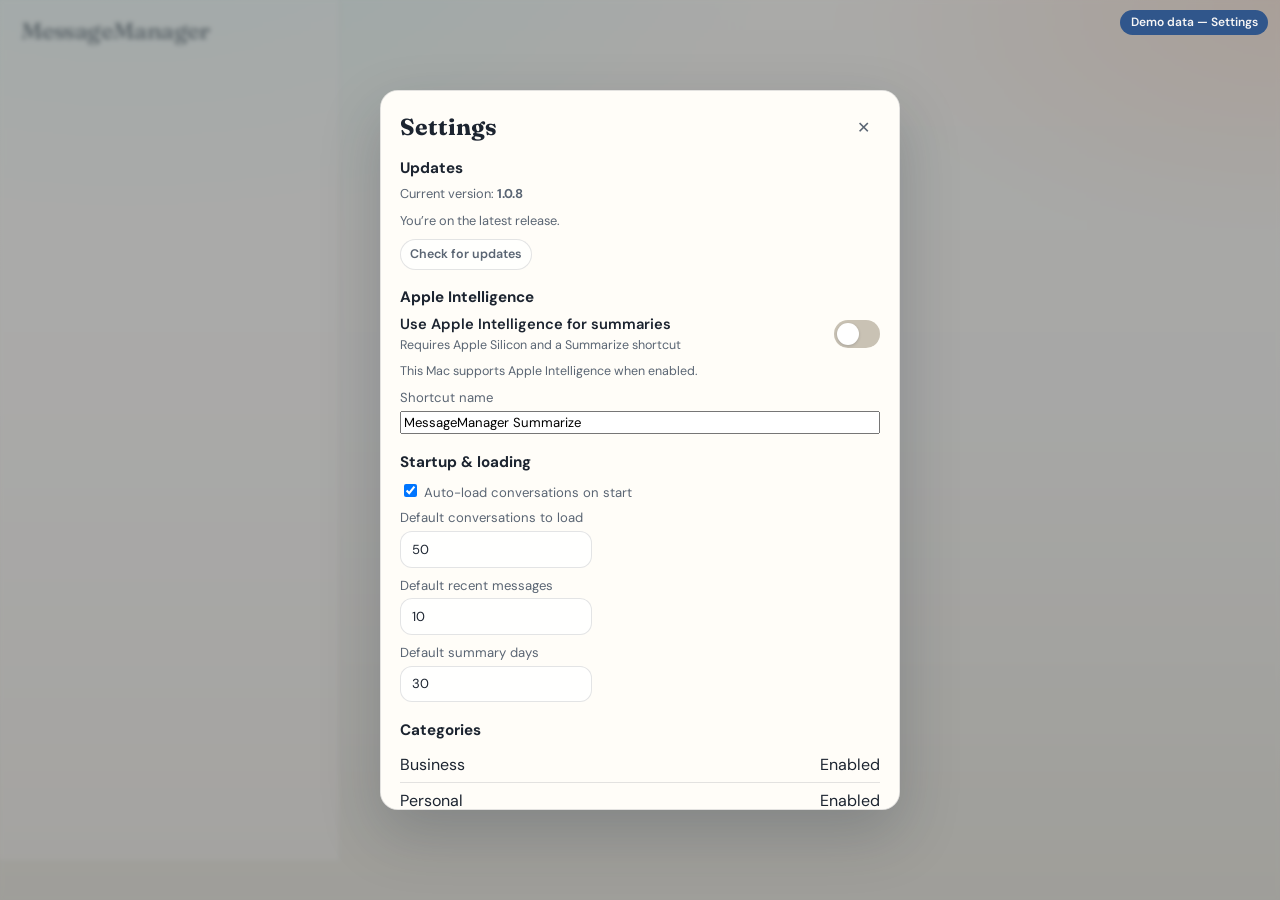
<file: docs/demo-settings.html>
<!DOCTYPE html>
<html lang="en">
<head>
<meta charset="UTF-8" />
<meta name="viewport" content="width=device-width, initial-scale=1" />
<title>MessageManager — Settings Demo</title>
<link href="https://fonts.googleapis.com/css2?family=DM+Sans:wght@400;500;600;700&family=Fraunces:opsz,wght@9..144,500;9..144,650&display=swap" rel="stylesheet" />
<link rel="stylesheet" href="../static/styles.css" />
<style>
body { min-height: 900px; }
.app { height: 860px; filter: blur(1px); opacity: 0.45; pointer-events: none; }
.settings-modal { display: flex !important; }
.demo-badge {
  position: fixed; top: 10px; right: 12px; z-index: 200;
  background: #234e8a; color: white; font: 600 12px/1 "DM Sans", sans-serif;
  padding: 0.4rem 0.65rem; border-radius: 999px; opacity: 0.9;
}
.settings-panel { max-height: 80vh; overflow: auto; }
.ai-toggle-row { display:flex; justify-content:space-between; gap:1rem; align-items:center; }
.switch { position:relative; width:46px; height:28px; display:inline-block; }
.switch input { opacity:0; width:0; height:0; }
.switch .slider {
  position:absolute; inset:0; background:#c9c2b4; border-radius:999px;
}
.switch .slider:before {
  content:""; position:absolute; width:22px; height:22px; left:3px; top:3px;
  background:white; border-radius:50%;
}
.switch input:checked + .slider { background: #234e8a; }
.switch input:checked + .slider:before { transform: translateX(18px); }
.cat-row { display:flex; justify-content:space-between; gap:0.75rem; padding:0.45rem 0; border-bottom:1px solid var(--line); }
</style>
</head>
<body>
<div class="demo-badge">Demo data — Settings</div>
<div class="app">
  <aside class="sidebar"><header class="brand"><h1>MessageManager</h1></header></aside>
  <main class="main"></main>
</div>
<div class="settings-modal" role="dialog" aria-modal="true">
  <div class="settings-backdrop"></div>
  <div class="settings-panel">
    <header class="settings-head">
      <h2>Settings</h2>
      <button type="button" class="icon-btn" aria-label="Close">✕</button>
    </header>
    <form class="settings-form">
      <section class="settings-section">
        <h3>Updates</h3>
        <p class="settings-help">Current version: <strong>1.0.8</strong></p>
        <p class="settings-help">You’re on the latest release.</p>
        <div class="permissions-actions">
          <button type="button" class="settings-cancel">Check for updates</button>
        </div>
      </section>
      <section class="settings-section">
        <h3>Apple Intelligence</h3>
        <div class="ai-toggle-row">
          <div>
            <p class="ai-toggle-title">Use Apple Intelligence for summaries</p>
            <p class="ai-toggle-sub">Requires Apple Silicon and a Summarize shortcut</p>
          </div>
          <label class="switch">
            <input type="checkbox" />
            <span class="slider"></span>
          </label>
        </div>
        <p class="ai-status">This Mac supports Apple Intelligence when enabled.</p>
        <label class="settings-field">
          <span>Shortcut name</span>
          <input type="text" value="MessageManager Summarize" readonly />
        </label>
      </section>
      <section class="settings-section">
        <h3>Startup &amp; loading</h3>
        <label class="settings-field"><span><input type="checkbox" checked /> Auto-load conversations on start</span></label>
        <label class="settings-field"><span>Default conversations to load</span><input type="number" value="50" readonly /></label>
        <label class="settings-field"><span>Default recent messages</span><input type="number" value="10" readonly /></label>
        <label class="settings-field"><span>Default summary days</span><input type="number" value="30" readonly /></label>
      </section>
      <section class="settings-section">
        <h3>Categories</h3>
        <div class="cat-row"><span>Business</span><span>Enabled</span></div>
        <div class="cat-row"><span>Personal</span><span>Enabled</span></div>
        <div class="cat-row"><span>Ignore</span><span>Enabled · hide from All</span></div>
        <div class="cat-row"><span>Vendors (custom)</span><span>Enabled</span></div>
      </section>
      <div class="settings-actions">
        <button type="button" class="settings-cancel">Cancel</button>
        <button type="button" class="primary">Save</button>
      </div>
    </form>
  </div>
</div>
</body>
</html>
</file>
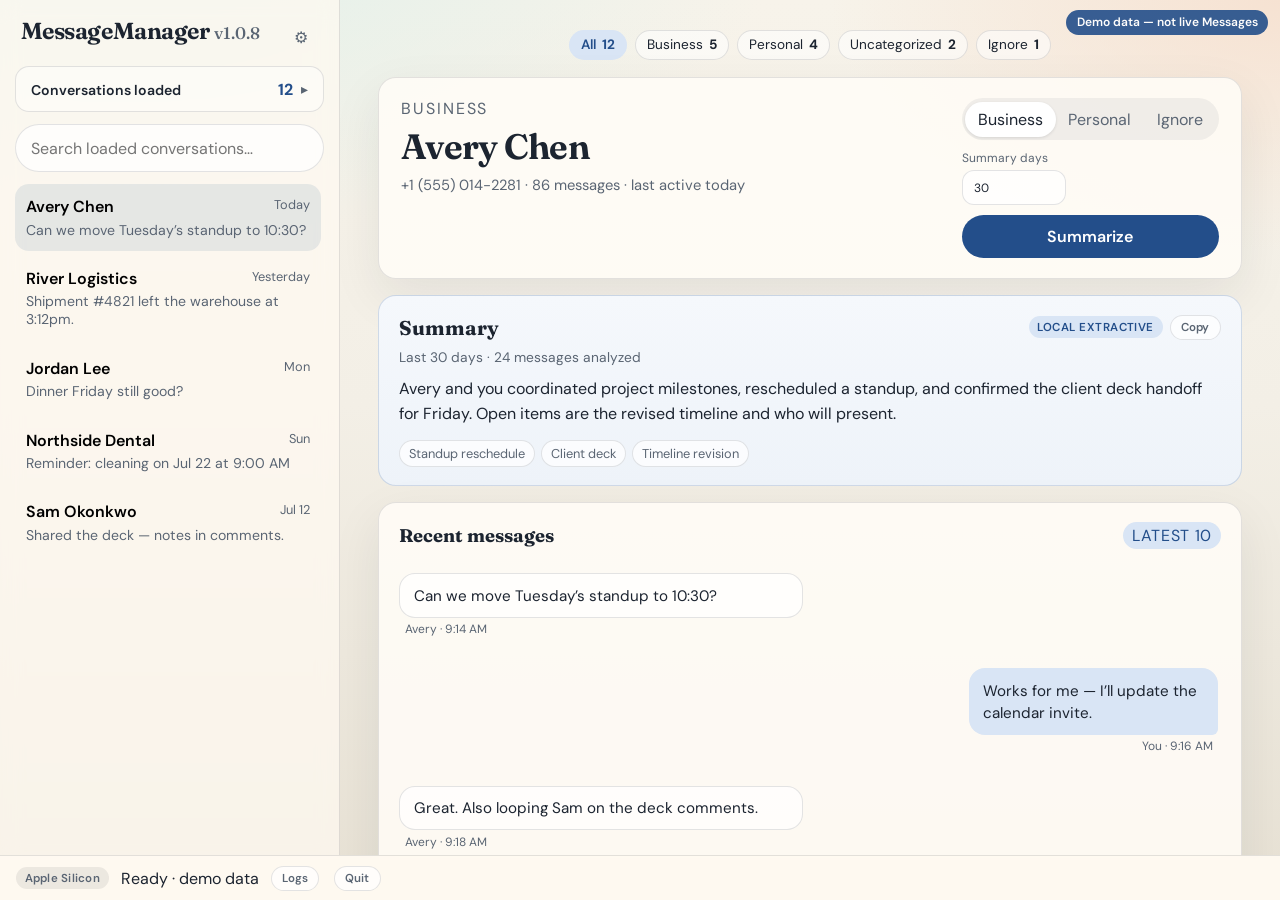
<file: docs/demo.html>
<!DOCTYPE html>
<html lang="en">
<head>
<meta charset="UTF-8" />
<meta name="viewport" content="width=device-width, initial-scale=1" />
<title>MessageManager — Demo Screenshots</title>
<link rel="preconnect" href="https://fonts.googleapis.com" />
<link rel="preconnect" href="https://fonts.gstatic.com" crossorigin />
<link href="https://fonts.googleapis.com/css2?family=DM+Sans:ital,opsz,wght@0,9..40,400;0,9..40,500;0,9..40,600;0,9..40,700&family=Fraunces:opsz,wght@9..144,500;9..144,650&display=swap" rel="stylesheet" />
<style>
:root {
  --ink: #1c2430;
  --ink-soft: #5a6573;
  --paper: #f3efe6;
  --paper-2: #ebe4d6;
  --panel: rgba(255, 252, 246, 0.88);
  --line: rgba(28, 36, 48, 0.12);
  --business: #0f5c4c;
  --business-soft: #d7ebe5;
  --personal: #8a3b12;
  --personal-soft: #f3dfd0;
  --accent: #234e8a;
  --accent-soft: #d9e5f5;
  --shadow: 0 18px 50px rgba(28, 36, 48, 0.08);
  --radius: 18px;
  --font: "DM Sans", sans-serif;
  --display: "Fraunces", Georgia, serif;
}

* {
  box-sizing: border-box;
}

html,
body {
  margin: 0;
  min-height: 100%;
  color: var(--ink);
  font-family: var(--font);
  background:
    radial-gradient(1200px 600px at 10% -10%, #dff0ea 0%, transparent 55%),
    radial-gradient(900px 500px at 100% 0%, #f6e2d2 0%, transparent 50%),
    linear-gradient(180deg, #f7f3ea 0%, var(--paper) 45%, #e7e1d4 100%);
}

body {
  min-height: 100vh;
}

button,
input {
  font: inherit;
}

.app {
  display: grid;
  grid-template-columns: minmax(280px, 340px) 1fr;
  height: calc(100vh - 44px);
  min-height: 0;
  padding-bottom: 0;
  overflow: hidden;
}

.sidebar {
  display: flex;
  flex-direction: column;
  gap: 0.75rem;
  min-height: 0;
  height: 100%;
  overflow: hidden;
  padding: 1rem 0.95rem 0.9rem;
  border-right: 1px solid var(--line);
  background: rgba(255, 250, 242, 0.72);
  backdrop-filter: blur(10px);
}

.brand {
  padding: 0.15rem 0.35rem 0;
}

.brand-row {
  display: flex;
  align-items: flex-start;
  justify-content: space-between;
  gap: 0.5rem;
}

.icon-btn {
  flex: 0 0 auto;
  display: inline-flex;
  align-items: center;
  justify-content: center;
  width: 2.1rem;
  height: 2.1rem;
  margin-top: 0.15rem;
  border: 1px solid transparent;
  border-radius: 10px;
  background: transparent;
  color: var(--ink-soft);
  cursor: pointer;
}

.icon-btn:hover {
  color: var(--ink);
  background: rgba(255, 255, 255, 0.7);
  border-color: var(--line);
}

.brand-mark {
  margin: 0 0 0.2rem;
  font-size: 0.68rem;
  letter-spacing: 0.14em;
  text-transform: uppercase;
  color: var(--ink-soft);
}

.brand h1 {
  margin: 0;
  font-family: var(--display);
  font-size: 1.45rem;
  font-weight: 650;
  line-height: 1.1;
  letter-spacing: -0.02em;
}

.brand-version {
  font-size: 0.72em;
  font-weight: 500;
  color: var(--ink-soft);
  letter-spacing: 0;
}

.load-card {
  padding: 0;
  border-radius: 14px;
  border: 1px solid var(--line);
  background: rgba(255, 255, 255, 0.62);
  display: flex;
  flex-direction: column;
  flex: 0 0 auto;
}

.load-card-toggle {
  display: flex;
  width: 100%;
  align-items: center;
  justify-content: space-between;
  gap: 0.5rem;
  padding: 0.7rem 0.85rem;
  border: 0;
  background: transparent;
  cursor: pointer;
  color: inherit;
  text-align: left;
}

.load-card-toggle-label {
  display: flex;
  align-items: baseline;
  justify-content: space-between;
  gap: 0.75rem;
  flex: 1;
  min-width: 0;
}

.load-card-chevron {
  color: var(--ink-soft);
  font-size: 0.85rem;
  transition: transform 140ms ease;
}

.load-card.collapsed .load-card-chevron {
  transform: rotate(-90deg);
}

.load-card-body {
  display: flex;
  flex-direction: column;
  gap: 0.55rem;
  padding: 0 0.85rem 0.85rem;
}

.load-card.collapsed .load-card-body {
  display: none;
}

.load-title {
  margin: 0;
  font-weight: 600;
  font-size: 0.88rem;
}

.load-value {
  font-weight: 700;
  font-variant-numeric: tabular-nums;
  color: var(--accent);
}

.thread-limit-slider {
  width: 100%;
  accent-color: var(--accent);
}

.load-card-meta {
  display: flex;
  justify-content: space-between;
  gap: 0.5rem;
  color: var(--ink-soft);
  font-size: 0.72rem;
}

.load-btn {
  width: 100%;
}

.load-btn:disabled {
  opacity: 0.55;
  cursor: wait;
}

.load-mode-toggle {
  display: grid;
  grid-template-columns: 1fr 1fr;
  gap: 0.3rem;
  padding: 0.2rem;
  border-radius: 999px;
  background: rgba(28, 36, 48, 0.06);
}

.load-mode-btn {
  border: 0;
  border-radius: 999px;
  padding: 0.4rem 0.55rem;
  background: transparent;
  color: var(--ink-soft);
  font-size: 0.78rem;
  font-weight: 600;
  cursor: pointer;
}

.load-mode-btn.active {
  background: white;
  color: var(--ink);
  box-shadow: 0 1px 3px rgba(28, 36, 48, 0.12);
}

.load-mode-panel.hidden,
.hidden {
  display: none !important;
}

.load-activity-row {
  display: grid;
  grid-template-columns: 1.2fr 1fr;
  gap: 0.55rem;
}

.load-activity-row select,
.settings-field select,
.custom-cat-add input,
#setting-ai-shortcut {
  width: 100%;
  padding: 0.55rem 0.7rem;
  border: 1px solid var(--line);
  border-radius: 12px;
  background: rgba(255, 255, 255, 0.85);
  color: var(--ink);
}

.settings-mode-toggle {
  margin: 0.65rem 0 0.35rem;
}

.custom-cat-add {
  display: grid;
  grid-template-columns: 1fr auto;
  gap: 0.45rem;
  margin-top: 0.75rem;
}

.custom-cat-list {
  display: flex;
  flex-direction: column;
  gap: 0.35rem;
  margin-top: 0.55rem;
}

.custom-cat-row {
  display: flex;
  align-items: center;
  justify-content: space-between;
  gap: 0.5rem;
  padding: 0.4rem 0.55rem;
  border-radius: 10px;
  background: rgba(28, 36, 48, 0.04);
  font-size: 0.85rem;
}

.custom-cat-row button {
  border: 0;
  background: transparent;
  color: var(--ink-soft);
  cursor: pointer;
  font-size: 0.78rem;
  font-weight: 600;
}

.custom-cat-row button:hover {
  color: #8a3b12;
}

.search-wrap input {
  width: 100%;
  padding: 0.8rem 0.95rem;
  border: 1px solid var(--line);
  border-radius: 999px;
  background: rgba(255, 255, 255, 0.7);
  outline: none;
}

.search-wrap input:focus {
  border-color: rgba(35, 78, 138, 0.45);
  box-shadow: 0 0 0 3px rgba(35, 78, 138, 0.12);
}

.category-summary {
  display: flex;
  flex-wrap: wrap;
  justify-content: center;
  gap: 0.45rem;
  margin: 0 auto 1.1rem;
  max-width: 920px;
}

.filter {
  display: inline-flex;
  align-items: center;
  justify-content: center;
  gap: 0.45rem;
  padding: 0.55rem 0.95rem;
  border: 1px solid transparent;
  border-radius: 999px;
  background: rgba(255, 255, 255, 0.55);
  color: var(--ink-soft);
  cursor: pointer;
  font-size: 0.88rem;
  font-weight: 600;
}

.filter span {
  color: inherit;
  opacity: 0.8;
  font-variant-numeric: tabular-nums;
}

.filter:hover,
.filter.active {
  background: rgba(255, 255, 255, 0.92);
  border-color: var(--line);
  color: var(--ink);
  box-shadow: 0 4px 14px rgba(28, 36, 48, 0.06);
}

.ai-toggle-card {
  padding: 0.85rem 0.95rem;
  border-radius: 14px;
  border: 1px solid var(--line);
  background: rgba(255, 255, 255, 0.62);
  flex: 0 0 auto;
}

.ai-toggle-card.compact {
  padding: 0.55rem 0.75rem;
}

.ai-toggle-card.compact .ai-status {
  margin-top: 0.4rem;
  font-size: 0.72rem;
}

.ai-toggle-row {
  display: flex;
  justify-content: space-between;
  align-items: center;
  gap: 0.75rem;
}

.ai-toggle-title {
  margin: 0;
  font-weight: 600;
  font-size: 0.92rem;
}

.ai-toggle-sub {
  margin: 0.15rem 0 0;
  color: var(--ink-soft);
  font-size: 0.78rem;
}

.ai-status {
  margin: 0.65rem 0 0;
  color: var(--ink-soft);
  font-size: 0.78rem;
  line-height: 1.4;
}

.ai-status.ready {
  color: var(--business);
}

.ai-status.warn {
  color: #8a3b12;
}

.switch {
  position: relative;
  display: inline-block;
  width: 46px;
  height: 28px;
  flex: 0 0 auto;
}

.switch input {
  opacity: 0;
  width: 0;
  height: 0;
}

.slider {
  position: absolute;
  inset: 0;
  cursor: pointer;
  background: rgba(28, 36, 48, 0.18);
  border-radius: 999px;
  transition: background 140ms ease;
}

.slider::before {
  content: "";
  position: absolute;
  width: 22px;
  height: 22px;
  left: 3px;
  top: 3px;
  background: white;
  border-radius: 50%;
  box-shadow: 0 1px 3px rgba(28, 36, 48, 0.2);
  transition: transform 140ms ease;
}

.switch input:checked + .slider {
  background: var(--accent);
}

.switch input:checked + .slider::before {
  transform: translateX(18px);
}

.switch input:disabled + .slider {
  opacity: 0.55;
  cursor: not-allowed;
}

.sr-only {
  position: absolute;
  width: 1px;
  height: 1px;
  padding: 0;
  margin: -1px;
  overflow: hidden;
  clip: rect(0, 0, 0, 0);
  border: 0;
}

.access-banner {
  padding: 0.85rem 0.95rem;
  border-radius: 14px;
  background: #f8e7cf;
  border: 1px solid rgba(138, 59, 18, 0.2);
  color: #5c3114;
  font-size: 0.88rem;
  line-height: 1.4;
}

.permissions-card {
  padding: 0.85rem 0.9rem;
  border-radius: 14px;
  border: 1px solid rgba(138, 59, 18, 0.22);
  background: #fff4e8;
  display: flex;
  flex-direction: column;
  gap: 0.55rem;
}

.permissions-title {
  margin: 0;
  font-weight: 700;
  font-size: 0.9rem;
  color: #5c3114;
}

.permissions-text {
  margin: 0;
  color: #5c3114;
  font-size: 0.8rem;
  line-height: 1.4;
}

.permissions-actions {
  display: flex;
  flex-wrap: wrap;
  gap: 0.45rem;
}

.update-banner {
  display: flex;
  align-items: center;
  justify-content: space-between;
  gap: 0.5rem;
  padding: 0.55rem 0.7rem;
  border-radius: 12px;
  border: 1px solid rgba(35, 78, 138, 0.25);
  background: var(--accent-soft);
  color: var(--accent);
  font-size: 0.78rem;
  font-weight: 600;
}

.access-banner.hidden,
.hidden {
  display: none !important;
}

.thread-list {
  flex: 1 1 auto;
  min-height: 0;
  overflow-y: auto;
  overflow-x: hidden;
  display: flex;
  flex-direction: column;
  gap: 0.35rem;
  padding-right: 0.15rem;
}

.thread-item {
  width: 100%;
  text-align: left;
  padding: 0.85rem 0.9rem;
  border: 1px solid transparent;
  border-radius: 14px;
  background: transparent;
  cursor: pointer;
  transition: background 140ms ease, border-color 140ms ease;
}

.thread-item:hover,
.thread-item.active {
  background: rgba(255, 255, 255, 0.78);
  border-color: var(--line);
}

.thread-item .top {
  display: flex;
  justify-content: space-between;
  gap: 0.75rem;
  align-items: baseline;
}

.thread-item .name {
  font-weight: 600;
  font-size: 0.98rem;
}

.thread-item .when {
  color: var(--ink-soft);
  font-size: 0.78rem;
  white-space: nowrap;
}

.thread-item .preview {
  margin: 0.35rem 0 0;
  color: var(--ink-soft);
  font-size: 0.86rem;
  line-height: 1.35;
  display: -webkit-box;
  -webkit-line-clamp: 2;
  -webkit-box-orient: vertical;
  overflow: hidden;
}

.badge {
  display: inline-block;
  margin-top: 0.45rem;
  padding: 0.15rem 0.5rem;
  border-radius: 999px;
  font-size: 0.7rem;
  font-weight: 600;
  letter-spacing: 0.02em;
  text-transform: uppercase;
}

.badge.business {
  background: var(--business-soft);
  color: var(--business);
}

.badge.personal {
  background: var(--personal-soft);
  color: var(--personal);
}

.badge.uncategorized {
  background: rgba(28, 36, 48, 0.08);
  color: var(--ink-soft);
}

.badge.ignore {
  background: rgba(90, 101, 115, 0.16);
  color: #4a5562;
}

.main {
  display: flex;
  flex-direction: column;
  padding: 1rem clamp(1rem, 3vw, 2.5rem) 1.5rem;
  min-width: 0;
  min-height: 0;
  overflow: auto;
}

.empty-state {
  max-width: 34rem;
  margin: 12vh auto 0;
  text-align: center;
}

.empty-state h2 {
  margin: 0;
  font-family: var(--display);
  font-size: 2.2rem;
  font-weight: 650;
}

.empty-state p {
  margin: 0.75rem 0 0;
  color: var(--ink-soft);
  font-size: 1.05rem;
}

.thread-view {
  display: flex;
  flex-direction: column;
  gap: 1rem;
  max-width: 920px;
  margin: 0 auto;
}

.thread-header {
  display: flex;
  justify-content: space-between;
  gap: 1rem;
  align-items: flex-start;
  padding: 1.25rem 1.35rem;
  border: 1px solid var(--line);
  border-radius: var(--radius);
  background: var(--panel);
  box-shadow: var(--shadow);
}

.eyebrow,
.category-label {
  margin: 0 0 0.35rem;
  font-size: 0.75rem;
  letter-spacing: 0.12em;
  text-transform: uppercase;
  color: var(--ink-soft);
}

button.category-label {
  display: inline-block;
  border: 0;
  background: transparent;
  padding: 0;
  font: inherit;
  letter-spacing: 0.12em;
  text-transform: uppercase;
  color: var(--ink-soft);
  cursor: default;
}

button.category-label.clickable {
  cursor: pointer;
  text-decoration: underline;
  text-decoration-style: dotted;
  text-underline-offset: 0.2em;
}

button.category-label.clickable:hover {
  color: var(--accent);
}

.badge.clickable {
  cursor: pointer;
  text-decoration: underline;
  text-decoration-style: dotted;
  text-underline-offset: 0.15em;
}

.badge.clickable:hover {
  filter: brightness(0.96);
}

.category-flyout {
  position: fixed;
  z-index: 40;
  display: flex;
  flex-wrap: wrap;
  gap: 0.35rem;
  padding: 0.35rem;
  border-radius: 16px;
  border: 1px solid var(--line);
  background: var(--panel);
  box-shadow: 0 10px 28px rgba(28, 36, 48, 0.16);
  max-width: min(92vw, 280px);
}

.category-flyout.hidden {
  display: none;
}

.category-flyout button {
  border: 0;
  border-radius: 999px;
  padding: 0.4rem 0.75rem;
  background: rgba(28, 36, 48, 0.06);
  color: var(--ink);
  font-size: 0.75rem;
  font-weight: 600;
  cursor: pointer;
}

.category-flyout button:hover {
  background: var(--accent-soft);
  color: var(--accent);
}

.thread-header h2 {
  margin: 0;
  font-family: var(--display);
  font-size: clamp(1.6rem, 3vw, 2.2rem);
  font-weight: 650;
  letter-spacing: -0.02em;
}

.meta {
  margin: 0.45rem 0 0;
  color: var(--ink-soft);
  font-size: 0.92rem;
}

.actions {
  display: flex;
  flex-direction: column;
  gap: 0.6rem;
  align-items: stretch;
}

.segmented {
  display: inline-flex;
  padding: 0.2rem;
  border-radius: 999px;
  background: rgba(28, 36, 48, 0.06);
}

.segmented button {
  border: 0;
  background: transparent;
  padding: 0.45rem 0.8rem;
  border-radius: 999px;
  color: var(--ink-soft);
  cursor: pointer;
}

.segmented button.active {
  background: white;
  color: var(--ink);
  box-shadow: 0 1px 3px rgba(28, 36, 48, 0.12);
}

.days-field {
  display: flex;
  flex-direction: column;
  gap: 0.25rem;
  font-size: 0.75rem;
  color: var(--ink-soft);
}

.days-field input {
  width: 6.5rem;
  padding: 0.55rem 0.7rem;
  border: 1px solid var(--line);
  border-radius: 12px;
  background: rgba(255, 255, 255, 0.75);
  color: var(--ink);
}

.messages-panel {
  padding: 1.15rem 1.25rem;
  border-radius: var(--radius);
  border: 1px solid var(--line);
  background: var(--panel);
  box-shadow: var(--shadow);
  min-height: 12rem;
}

.messages-head {
  display: flex;
  justify-content: space-between;
  align-items: center;
  gap: 1rem;
  margin-bottom: 0.85rem;
}

.messages-head h3 {
  margin: 0;
  font-family: var(--display);
  font-size: 1.15rem;
}

button.messages-count-btn {
  border: 0;
  cursor: pointer;
  font: inherit;
}

button.messages-count-btn:hover {
  filter: brightness(0.97);
}

button.messages-count-btn:disabled {
  cursor: default;
  opacity: 0.7;
}

.messages-load-flyout {
  position: fixed;
  z-index: 40;
  display: flex;
  flex-direction: column;
  gap: 0.25rem;
  padding: 0.35rem;
  border-radius: 14px;
  border: 1px solid var(--line);
  background: var(--panel);
  box-shadow: 0 10px 28px rgba(28, 36, 48, 0.16);
  min-width: 10.5rem;
}

.messages-load-flyout.hidden {
  display: none;
}

.messages-load-flyout button {
  border: 0;
  border-radius: 10px;
  padding: 0.5rem 0.75rem;
  background: transparent;
  color: var(--ink);
  font-size: 0.82rem;
  font-weight: 600;
  cursor: pointer;
  text-align: left;
}

.messages-load-flyout button:hover {
  background: var(--accent-soft);
  color: var(--accent);
}

.settings-modal {
  position: fixed;
  inset: 0;
  z-index: 50;
  display: flex;
  align-items: center;
  justify-content: center;
  padding: 1.25rem;
}

.settings-modal.hidden {
  display: none;
}

.settings-backdrop {
  position: absolute;
  inset: 0;
  background: rgba(28, 36, 48, 0.35);
  backdrop-filter: blur(2px);
}

.settings-panel {
  position: relative;
  z-index: 1;
  width: min(520px, 100%);
  max-height: min(86vh, 760px);
  overflow: auto;
  border-radius: 18px;
  border: 1px solid var(--line);
  background: #fffdf8;
  box-shadow: 0 24px 60px rgba(28, 36, 48, 0.22);
  padding: 1.1rem 1.2rem 1.25rem;
}

.settings-head {
  display: flex;
  align-items: center;
  justify-content: space-between;
  gap: 0.75rem;
  margin-bottom: 0.85rem;
}

.settings-head h2 {
  margin: 0;
  font-family: var(--display);
  font-size: 1.45rem;
}

.settings-form {
  display: flex;
  flex-direction: column;
  gap: 1.1rem;
}

.settings-section h3 {
  margin: 0 0 0.45rem;
  font-size: 0.95rem;
}

.settings-help {
  margin: 0 0 0.55rem;
  color: var(--ink-soft);
  font-size: 0.8rem;
  line-height: 1.4;
}

.settings-field {
  display: flex;
  flex-direction: column;
  gap: 0.3rem;
  margin-top: 0.55rem;
  font-size: 0.82rem;
  color: var(--ink-soft);
}

.settings-field input[type="number"] {
  width: 100%;
  max-width: 12rem;
  padding: 0.55rem 0.7rem;
  border: 1px solid var(--line);
  border-radius: 12px;
  background: rgba(255, 255, 255, 0.85);
  color: var(--ink);
}

.settings-checks {
  display: flex;
  flex-direction: column;
  gap: 0.4rem;
}

.settings-check {
  display: flex;
  align-items: center;
  gap: 0.55rem;
  font-size: 0.88rem;
  color: var(--ink);
  cursor: pointer;
}

.settings-actions {
  display: flex;
  justify-content: flex-end;
  gap: 0.55rem;
  padding-top: 0.25rem;
}

.settings-cancel {
  border: 1px solid var(--line);
  border-radius: 999px;
  padding: 0.65rem 1rem;
  background: rgba(255, 255, 255, 0.7);
  color: var(--ink-soft);
  cursor: pointer;
  font-weight: 600;
}

.settings-cancel:hover {
  color: var(--ink);
}

.messages-list {
  display: flex;
  flex-direction: column;
  gap: 0.65rem;
  max-height: min(52vh, 520px);
  overflow-y: auto;
  padding-right: 0.15rem;
}

.messages-empty {
  margin: 0;
  color: var(--ink-soft);
  line-height: 1.45;
}

.message-row {
  display: flex;
  flex-direction: column;
  gap: 0.2rem;
  max-width: min(92%, 36rem);
}

.message-row.from-me {
  align-self: flex-end;
  align-items: flex-end;
}

.message-row.from-them {
  align-self: flex-start;
  align-items: flex-start;
}

.message-meta {
  font-size: 0.72rem;
  color: var(--ink-soft);
  padding: 0 0.35rem;
}

.message-bubble {
  padding: 0.65rem 0.85rem;
  border-radius: 16px;
  line-height: 1.45;
  white-space: pre-wrap;
  word-break: break-word;
  font-size: 0.95rem;
}

.message-row.from-me .message-bubble {
  background: rgba(35, 78, 138, 0.12);
  color: var(--ink);
  border-bottom-right-radius: 6px;
}

.message-row.from-them .message-bubble {
  background: rgba(28, 36, 48, 0.06);
  color: var(--ink);
  border-bottom-left-radius: 6px;
}

.message-bubble.attachment-only {
  color: var(--ink-soft);
  font-style: italic;
}

.summary-meta {
  margin: 0 0 0.65rem;
  color: var(--ink-soft);
  font-size: 0.86rem;
}

.primary {
  border: 0;
  border-radius: 999px;
  padding: 0.7rem 1.1rem;
  background: var(--accent);
  color: white;
  font-weight: 600;
  cursor: pointer;
}

.primary:hover {
  filter: brightness(1.05);
}

.primary:disabled {
  opacity: 0.55;
  cursor: wait;
}

.summary-panel {
  padding: 1.15rem 1.25rem;
  border-radius: var(--radius);
  border: 1px solid rgba(35, 78, 138, 0.18);
  background: linear-gradient(180deg, #f5f8fc 0%, #eef3f9 100%);
}

.summary-head {
  display: flex;
  justify-content: space-between;
  align-items: center;
  gap: 1rem;
  margin-bottom: 0.55rem;
}

.summary-head h3 {
  margin: 0;
  font-family: var(--display);
  font-size: 1.25rem;
}

.summary-head-actions {
  display: flex;
  align-items: center;
  gap: 0.45rem;
}

.logs-panel {
  width: min(820px, 100%);
  max-height: min(88vh, 860px);
  display: flex;
  flex-direction: column;
}

.logs-toolbar {
  display: flex;
  flex-wrap: wrap;
  align-items: end;
  gap: 0.55rem;
  margin-bottom: 0.45rem;
}

.logs-file-field {
  display: flex;
  flex-direction: column;
  gap: 0.2rem;
  flex: 1 1 12rem;
  font-size: 0.82rem;
  color: var(--ink-soft);
}

.logs-file-field select {
  font: inherit;
  padding: 0.4rem 0.55rem;
  border-radius: 8px;
  border: 1px solid var(--line);
  background: #fff;
  color: var(--ink);
}

.logs-content {
  margin: 0;
  flex: 1 1 auto;
  min-height: 280px;
  max-height: min(58vh, 560px);
  overflow: auto;
  padding: 0.75rem 0.85rem;
  border-radius: 12px;
  border: 1px solid var(--line);
  background: #1c2430;
  color: #e8eef6;
  font-family: ui-monospace, SFMono-Regular, Menlo, Monaco, Consolas, monospace;
  font-size: 0.78rem;
  line-height: 1.45;
  white-space: pre-wrap;
  word-break: break-word;
}

.pill {
  padding: 0.2rem 0.55rem;
  border-radius: 999px;
  background: var(--accent-soft);
  color: var(--accent);
  font-size: 0.72rem;
  font-weight: 600;
  text-transform: uppercase;
  letter-spacing: 0.04em;
}

#summary-text {
  margin: 0;
  line-height: 1.55;
  font-size: 1rem;
}

.topics {
  display: flex;
  flex-wrap: wrap;
  gap: 0.4rem;
  list-style: none;
  margin: 0.85rem 0 0;
  padding: 0;
}

.topics li {
  padding: 0.25rem 0.55rem;
  border-radius: 999px;
  background: rgba(255, 255, 255, 0.75);
  border: 1px solid var(--line);
  font-size: 0.8rem;
  color: var(--ink-soft);
}

.highlights {
  margin: 0.9rem 0 0;
  padding-left: 1.2rem;
  color: var(--ink);
}

.highlights li {
  margin: 0.35rem 0;
  line-height: 1.4;
  font-size: 0.92rem;
}

.messages {
  display: flex;
  flex-direction: column;
  gap: 0.55rem;
  padding: 0.25rem 0 2rem;
}

.message {
  max-width: min(72%, 560px);
  padding: 0.75rem 0.9rem;
  border-radius: 16px;
  background: rgba(255, 252, 246, 0.9);
  border: 1px solid var(--line);
}

.message.me {
  align-self: flex-end;
  background: #e7eef8;
  border-color: rgba(35, 78, 138, 0.16);
}

.message .who {
  margin: 0 0 0.25rem;
  font-size: 0.72rem;
  font-weight: 600;
  letter-spacing: 0.04em;
  text-transform: uppercase;
  color: var(--ink-soft);
}

.message .body {
  margin: 0;
  white-space: pre-wrap;
  word-break: break-word;
  line-height: 1.45;
}

.message .time {
  margin: 0.4rem 0 0;
  font-size: 0.72rem;
  color: var(--ink-soft);
}

.loading,
.error-inline {
  padding: 1rem;
  color: var(--ink-soft);
}

.status-bar {
  position: fixed;
  left: 0;
  right: 0;
  bottom: 0;
  z-index: 40;
  border-top: 1px solid var(--line);
  background: rgba(255, 250, 242, 0.94);
  backdrop-filter: blur(10px);
}

.status-bar-inner {
  display: flex;
  align-items: center;
  gap: 0.75rem;
  min-height: 44px;
  padding: 0.45rem 1rem;
}

.status-chip {
  flex: 0 0 auto;
  padding: 0.2rem 0.55rem;
  border-radius: 999px;
  background: rgba(28, 36, 48, 0.08);
  color: var(--ink-soft);
  font-size: 0.72rem;
  font-weight: 600;
  letter-spacing: 0.02em;
}

.status-chip.silicon {
  background: var(--business-soft);
  color: var(--business);
}

.status-chip.intel {
  background: rgba(28, 36, 48, 0.1);
  color: var(--ink-soft);
}

.status-progress-wrap {
  flex: 1 1 auto;
  min-width: 120px;
  max-width: 280px;
  height: 6px;
  border-radius: 999px;
  background: rgba(28, 36, 48, 0.08);
  overflow: hidden;
}

.status-progress {
  height: 100%;
  width: 0%;
  border-radius: inherit;
  background: linear-gradient(90deg, #3a6ea8, #234e8a);
  transition: width 160ms ease;
}

.status-bar.busy .status-progress-wrap:not(.hidden) .status-progress {
  background-size: 200% 100%;
  animation: status-shimmer 1.1s linear infinite;
}

@keyframes status-shimmer {
  0% {
    filter: brightness(1);
  }
  50% {
    filter: brightness(1.15);
  }
  100% {
    filter: brightness(1);
  }
}

#status-text {
  flex: 1 1 auto;
  min-width: 0;
  color: var(--ink-soft);
  font-size: 0.82rem;
  white-space: nowrap;
  overflow: hidden;
  text-overflow: ellipsis;
}

.status-percent {
  flex: 0 0 auto;
  color: var(--ink);
  font-size: 0.78rem;
  font-weight: 600;
  font-variant-numeric: tabular-nums;
}

.status-log-btn {
  flex: 0 0 auto;
  border: 1px solid var(--line);
  background: rgba(255, 255, 255, 0.7);
  color: var(--ink-soft);
  border-radius: 999px;
  padding: 0.25rem 0.65rem;
  font-size: 0.72rem;
  font-weight: 600;
  cursor: pointer;
}

.status-log-btn:hover {
  color: var(--ink);
  border-color: rgba(35, 78, 138, 0.35);
}

.status-quit-btn {
  margin-left: 0.15rem;
}

.status-bar.busy #status-text {
  color: var(--ink);
}

@media (max-width: 900px) {
  .app {
    grid-template-columns: 1fr;
    grid-template-rows: minmax(240px, 42vh) 1fr;
    height: calc(100vh - 44px);
  }

  .sidebar {
    max-height: none;
    border-right: 0;
    border-bottom: 1px solid var(--line);
  }

  .thread-header {
    flex-direction: column;
  }

  .actions {
    width: 100%;
  }

  .message {
    max-width: 88%;
  }

  .status-progress-wrap {
    display: none;
  }
}

/* demo overrides */
body { min-height: 900px; }
.app { height: 860px; }
.hidden { display: none !important; }
.thread-item {
  display: block; width: 100%; text-align: left; border: 0; background: transparent;
  padding: 0.75rem 0.7rem; border-radius: 14px; cursor: default;
}
.thread-item.active { background: rgba(35,78,138,0.1); }
.thread-item-top { display:flex; justify-content:space-between; gap:0.5rem; }
.thread-name { font-weight: 600; }
.thread-time { color: var(--ink-soft); font-size: 0.8rem; }
.thread-preview { color: var(--ink-soft); font-size: 0.88rem; margin: 0.2rem 0 0; }
.cat-chip {
  display:inline-flex; align-items:center; gap:0.35rem; padding:0.35rem 0.7rem;
  border-radius:999px; border:1px solid var(--line); background:rgba(255,255,255,0.55);
  font-size:0.85rem;
}
.cat-chip.active { background: var(--accent-soft); border-color: transparent; color: var(--accent); font-weight:600; }
.category-summary { display:flex; flex-wrap:wrap; gap:0.5rem; padding:0.85rem 1.1rem 0; }
.message-row { display:flex; flex-direction:column; gap:0.2rem; margin:0.65rem 0; }
.message-row.from-me { align-items:flex-end; }
.message-bubble {
  max-width: 70%; padding:0.65rem 0.85rem; border-radius:16px;
  background: rgba(255,255,255,0.7); border:1px solid var(--line);
}
.message-row.from-me .message-bubble { background: var(--accent-soft); border-color: transparent; }
.message-meta { font-size:0.75rem; color: var(--ink-soft); }
.load-card { border:1px solid var(--line); border-radius:14px; padding:0.35rem 0.55rem; background:rgba(255,255,255,0.45); }
.load-card-toggle { width:100%; border:0; background:transparent; display:flex; justify-content:space-between; align-items:center; padding:0.35rem; }
.demo-badge {
  position: fixed; top: 10px; right: 12px; z-index: 99;
  background: #234e8a; color: white; font: 600 12px/1 var(--font);
  padding: 0.4rem 0.65rem; border-radius: 999px; opacity: 0.9;
}
</style>
</head>
<body>
<div class="demo-badge">Demo data — not live Messages</div>
<div class="app">
  <aside class="sidebar">
    <header class="brand">
      <div class="brand-row">
        <div>
          <h1>MessageManager <span class="brand-version">v<span>1.0.8</span></span></h1>
        </div>
        <button type="button" class="icon-btn" title="Settings" aria-label="Settings">⚙</button>
      </div>
    </header>
    <section class="load-card" aria-label="Load conversations">
      <button type="button" class="load-card-toggle" aria-expanded="false">
        <span class="load-card-toggle-label">
          <span class="load-title">Conversations loaded</span>
          <span class="load-value">12</span>
        </span>
        <span class="load-card-chevron">▸</span>
      </button>
    </section>
    <div class="search-wrap">
      <input type="search" value="" placeholder="Search loaded conversations…" readonly />
    </div>
    <div class="thread-list" role="list">
      <button class="thread-item active" type="button">
        <div class="thread-item-top"><span class="thread-name">Avery Chen</span><span class="thread-time">Today</span></div>
        <p class="thread-preview">Can we move Tuesday’s standup to 10:30?</p>
      </button>
      <button class="thread-item" type="button">
        <div class="thread-item-top"><span class="thread-name">River Logistics</span><span class="thread-time">Yesterday</span></div>
        <p class="thread-preview">Shipment #4821 left the warehouse at 3:12pm.</p>
      </button>
      <button class="thread-item" type="button">
        <div class="thread-item-top"><span class="thread-name">Jordan Lee</span><span class="thread-time">Mon</span></div>
        <p class="thread-preview">Dinner Friday still good?</p>
      </button>
      <button class="thread-item" type="button">
        <div class="thread-item-top"><span class="thread-name">Northside Dental</span><span class="thread-time">Sun</span></div>
        <p class="thread-preview">Reminder: cleaning on Jul 22 at 9:00 AM</p>
      </button>
      <button class="thread-item" type="button">
        <div class="thread-item-top"><span class="thread-name">Sam Okonkwo</span><span class="thread-time">Jul 12</span></div>
        <p class="thread-preview">Shared the deck — notes in comments.</p>
      </button>
    </div>
  </aside>
  <main class="main">
    <nav class="category-summary" aria-label="Category summary">
      <span class="cat-chip active">All <strong>12</strong></span>
      <span class="cat-chip">Business <strong>5</strong></span>
      <span class="cat-chip">Personal <strong>4</strong></span>
      <span class="cat-chip">Uncategorized <strong>2</strong></span>
      <span class="cat-chip">Ignore <strong>1</strong></span>
    </nav>
    <section class="thread-view">
      <header class="thread-header">
        <div>
          <button type="button" class="eyebrow category-label">Business</button>
          <h2>Avery Chen</h2>
          <p class="meta">+1 (555) 014-2281 · 86 messages · last active today</p>
        </div>
        <div class="actions">
          <div class="segmented" role="group">
            <button type="button" class="active">Business</button>
            <button type="button">Personal</button>
            <button type="button">Ignore</button>
          </div>
          <label class="days-field"><span>Summary days</span><input type="number" value="30" readonly /></label>
          <button class="primary" type="button">Summarize</button>
        </div>
      </header>
      <div class="summary-panel">
        <div class="summary-head">
          <h3>Summary</h3>
          <div class="summary-head-actions">
            <span class="pill">Local extractive</span>
            <button type="button" class="status-log-btn">Copy</button>
          </div>
        </div>
        <p class="summary-meta">Last 30 days · 24 messages analyzed</p>
        <p id="summary-text">Avery and you coordinated project milestones, rescheduled a standup, and confirmed the client deck handoff for Friday. Open items are the revised timeline and who will present.</p>
        <ul class="topics">
          <li>Standup reschedule</li>
          <li>Client deck</li>
          <li>Timeline revision</li>
        </ul>
      </div>
      <section class="messages-panel">
        <div class="messages-head">
          <h3>Recent messages</h3>
          <button type="button" class="pill messages-count-btn">Latest 10</button>
        </div>
        <div class="messages-list">
          <div class="message-row"><div class="message-bubble">Can we move Tuesday’s standup to 10:30?</div><div class="message-meta">Avery · 9:14 AM</div></div>
          <div class="message-row from-me"><div class="message-bubble">Works for me — I’ll update the calendar invite.</div><div class="message-meta">You · 9:16 AM</div></div>
          <div class="message-row"><div class="message-bubble">Great. Also looping Sam on the deck comments.</div><div class="message-meta">Avery · 9:18 AM</div></div>
          <div class="message-row from-me"><div class="message-bubble">Perfect. I’ll send the revised timeline tonight.</div><div class="message-meta">You · 9:21 AM</div></div>
        </div>
      </section>
    </section>
  </main>
</div>
<footer class="status-bar">
  <div class="status-bar-inner">
    <span class="status-chip">Apple Silicon</span>
    <span>Ready · demo data</span>
    <button class="status-log-btn" type="button">Logs</button>
    <button class="status-log-btn status-quit-btn" type="button">Quit</button>
  </div>
</footer>
</body>
</html>
</file>
<file: static/styles.css>
:root {
  --ink: #1c2430;
  --ink-soft: #5a6573;
  --paper: #f3efe6;
  --paper-2: #ebe4d6;
  --panel: rgba(255, 252, 246, 0.88);
  --line: rgba(28, 36, 48, 0.12);
  --business: #0f5c4c;
  --business-soft: #d7ebe5;
  --personal: #8a3b12;
  --personal-soft: #f3dfd0;
  --accent: #234e8a;
  --accent-soft: #d9e5f5;
  --shadow: 0 18px 50px rgba(28, 36, 48, 0.08);
  --radius: 18px;
  --font: "DM Sans", sans-serif;
  --display: "Fraunces", Georgia, serif;
}

* {
  box-sizing: border-box;
}

html,
body {
  margin: 0;
  min-height: 100%;
  color: var(--ink);
  font-family: var(--font);
  background:
    radial-gradient(1200px 600px at 10% -10%, #dff0ea 0%, transparent 55%),
    radial-gradient(900px 500px at 100% 0%, #f6e2d2 0%, transparent 50%),
    linear-gradient(180deg, #f7f3ea 0%, var(--paper) 45%, #e7e1d4 100%);
}

body {
  min-height: 100vh;
}

button,
input {
  font: inherit;
}

.app {
  display: grid;
  grid-template-columns: minmax(280px, 340px) 1fr;
  height: calc(100vh - 44px);
  min-height: 0;
  padding-bottom: 0;
  overflow: hidden;
}

.sidebar {
  display: flex;
  flex-direction: column;
  gap: 0.75rem;
  min-height: 0;
  height: 100%;
  overflow: hidden;
  padding: 1rem 0.95rem 0.9rem;
  border-right: 1px solid var(--line);
  background: rgba(255, 250, 242, 0.72);
  backdrop-filter: blur(10px);
}

.brand {
  padding: 0.15rem 0.35rem 0;
}

.brand-row {
  display: flex;
  align-items: flex-start;
  justify-content: space-between;
  gap: 0.5rem;
}

.icon-btn {
  flex: 0 0 auto;
  display: inline-flex;
  align-items: center;
  justify-content: center;
  width: 2.1rem;
  height: 2.1rem;
  margin-top: 0.15rem;
  border: 1px solid transparent;
  border-radius: 10px;
  background: transparent;
  color: var(--ink-soft);
  cursor: pointer;
}

.icon-btn:hover {
  color: var(--ink);
  background: rgba(255, 255, 255, 0.7);
  border-color: var(--line);
}

.brand-mark {
  margin: 0 0 0.2rem;
  font-size: 0.68rem;
  letter-spacing: 0.14em;
  text-transform: uppercase;
  color: var(--ink-soft);
}

.brand h1 {
  margin: 0;
  font-family: var(--display);
  font-size: 1.45rem;
  font-weight: 650;
  line-height: 1.1;
  letter-spacing: -0.02em;
}

.brand-version {
  font-size: 0.72em;
  font-weight: 500;
  color: var(--ink-soft);
  letter-spacing: 0;
}

.load-card {
  padding: 0;
  border-radius: 14px;
  border: 1px solid var(--line);
  background: rgba(255, 255, 255, 0.62);
  display: flex;
  flex-direction: column;
  flex: 0 0 auto;
}

.load-card-toggle {
  display: flex;
  width: 100%;
  align-items: center;
  justify-content: space-between;
  gap: 0.5rem;
  padding: 0.7rem 0.85rem;
  border: 0;
  background: transparent;
  cursor: pointer;
  color: inherit;
  text-align: left;
}

.load-card-toggle-label {
  display: flex;
  align-items: baseline;
  justify-content: space-between;
  gap: 0.75rem;
  flex: 1;
  min-width: 0;
}

.load-card-chevron {
  color: var(--ink-soft);
  font-size: 0.85rem;
  transition: transform 140ms ease;
}

.load-card.collapsed .load-card-chevron {
  transform: rotate(-90deg);
}

.load-card-body {
  display: flex;
  flex-direction: column;
  gap: 0.55rem;
  padding: 0 0.85rem 0.85rem;
}

.load-card.collapsed .load-card-body {
  display: none;
}

.load-title {
  margin: 0;
  font-weight: 600;
  font-size: 0.88rem;
}

.load-value {
  font-weight: 700;
  font-variant-numeric: tabular-nums;
  color: var(--accent);
}

.thread-limit-slider {
  width: 100%;
  accent-color: var(--accent);
}

.load-card-meta {
  display: flex;
  justify-content: space-between;
  gap: 0.5rem;
  color: var(--ink-soft);
  font-size: 0.72rem;
}

.load-btn {
  width: 100%;
}

.load-btn:disabled {
  opacity: 0.55;
  cursor: wait;
}

.load-mode-toggle {
  display: grid;
  grid-template-columns: 1fr 1fr;
  gap: 0.3rem;
  padding: 0.2rem;
  border-radius: 999px;
  background: rgba(28, 36, 48, 0.06);
}

.load-mode-btn {
  border: 0;
  border-radius: 999px;
  padding: 0.4rem 0.55rem;
  background: transparent;
  color: var(--ink-soft);
  font-size: 0.78rem;
  font-weight: 600;
  cursor: pointer;
}

.load-mode-btn.active {
  background: white;
  color: var(--ink);
  box-shadow: 0 1px 3px rgba(28, 36, 48, 0.12);
}

.load-mode-panel.hidden,
.hidden {
  display: none !important;
}

.load-activity-row {
  display: grid;
  grid-template-columns: 1.2fr 1fr;
  gap: 0.55rem;
}

.load-activity-row select,
.settings-field select,
.custom-cat-add input,
#setting-ai-shortcut {
  width: 100%;
  padding: 0.55rem 0.7rem;
  border: 1px solid var(--line);
  border-radius: 12px;
  background: rgba(255, 255, 255, 0.85);
  color: var(--ink);
}

.settings-mode-toggle {
  margin: 0.65rem 0 0.35rem;
}

.custom-cat-add {
  display: grid;
  grid-template-columns: 1fr auto;
  gap: 0.45rem;
  margin-top: 0.75rem;
}

.custom-cat-list {
  display: flex;
  flex-direction: column;
  gap: 0.35rem;
  margin-top: 0.55rem;
}

.custom-cat-row {
  display: flex;
  align-items: center;
  justify-content: space-between;
  gap: 0.5rem;
  padding: 0.4rem 0.55rem;
  border-radius: 10px;
  background: rgba(28, 36, 48, 0.04);
  font-size: 0.85rem;
}

.custom-cat-row button {
  border: 0;
  background: transparent;
  color: var(--ink-soft);
  cursor: pointer;
  font-size: 0.78rem;
  font-weight: 600;
}

.custom-cat-row button:hover {
  color: #8a3b12;
}

.search-wrap input {
  width: 100%;
  padding: 0.8rem 0.95rem;
  border: 1px solid var(--line);
  border-radius: 999px;
  background: rgba(255, 255, 255, 0.7);
  outline: none;
}

.search-wrap input:focus {
  border-color: rgba(35, 78, 138, 0.45);
  box-shadow: 0 0 0 3px rgba(35, 78, 138, 0.12);
}

.category-summary {
  display: flex;
  flex-wrap: wrap;
  justify-content: center;
  gap: 0.45rem;
  margin: 0 auto 1.1rem;
  max-width: 920px;
}

.filter {
  display: inline-flex;
  align-items: center;
  justify-content: center;
  gap: 0.45rem;
  padding: 0.55rem 0.95rem;
  border: 1px solid transparent;
  border-radius: 999px;
  background: rgba(255, 255, 255, 0.55);
  color: var(--ink-soft);
  cursor: pointer;
  font-size: 0.88rem;
  font-weight: 600;
}

.filter span {
  color: inherit;
  opacity: 0.8;
  font-variant-numeric: tabular-nums;
}

.filter:hover,
.filter.active {
  background: rgba(255, 255, 255, 0.92);
  border-color: var(--line);
  color: var(--ink);
  box-shadow: 0 4px 14px rgba(28, 36, 48, 0.06);
}

.ai-toggle-card {
  padding: 0.85rem 0.95rem;
  border-radius: 14px;
  border: 1px solid var(--line);
  background: rgba(255, 255, 255, 0.62);
  flex: 0 0 auto;
}

.ai-toggle-card.compact {
  padding: 0.55rem 0.75rem;
}

.ai-toggle-card.compact .ai-status {
  margin-top: 0.4rem;
  font-size: 0.72rem;
}

.ai-toggle-row {
  display: flex;
  justify-content: space-between;
  align-items: center;
  gap: 0.75rem;
}

.ai-toggle-title {
  margin: 0;
  font-weight: 600;
  font-size: 0.92rem;
}

.ai-toggle-sub {
  margin: 0.15rem 0 0;
  color: var(--ink-soft);
  font-size: 0.78rem;
}

.ai-status {
  margin: 0.65rem 0 0;
  color: var(--ink-soft);
  font-size: 0.78rem;
  line-height: 1.4;
}

.ai-status.ready {
  color: var(--business);
}

.ai-status.warn {
  color: #8a3b12;
}

.switch {
  position: relative;
  display: inline-block;
  width: 46px;
  height: 28px;
  flex: 0 0 auto;
}

.switch input {
  opacity: 0;
  width: 0;
  height: 0;
}

.slider {
  position: absolute;
  inset: 0;
  cursor: pointer;
  background: rgba(28, 36, 48, 0.18);
  border-radius: 999px;
  transition: background 140ms ease;
}

.slider::before {
  content: "";
  position: absolute;
  width: 22px;
  height: 22px;
  left: 3px;
  top: 3px;
  background: white;
  border-radius: 50%;
  box-shadow: 0 1px 3px rgba(28, 36, 48, 0.2);
  transition: transform 140ms ease;
}

.switch input:checked + .slider {
  background: var(--accent);
}

.switch input:checked + .slider::before {
  transform: translateX(18px);
}

.switch input:disabled + .slider {
  opacity: 0.55;
  cursor: not-allowed;
}

.sr-only {
  position: absolute;
  width: 1px;
  height: 1px;
  padding: 0;
  margin: -1px;
  overflow: hidden;
  clip: rect(0, 0, 0, 0);
  border: 0;
}

.access-banner {
  padding: 0.85rem 0.95rem;
  border-radius: 14px;
  background: #f8e7cf;
  border: 1px solid rgba(138, 59, 18, 0.2);
  color: #5c3114;
  font-size: 0.88rem;
  line-height: 1.4;
}

.permissions-card {
  flex: 0 1 auto;
  min-height: 0;
  max-height: min(52vh, 28rem);
  padding: 0.75rem 0.8rem;
  border-radius: 14px;
  border: 1px solid rgba(138, 59, 18, 0.22);
  background: #fff4e8;
  display: flex;
  flex-direction: column;
  gap: 0.45rem;
  overflow: hidden;
}

.permissions-title {
  margin: 0;
  font-weight: 700;
  font-size: 0.88rem;
  color: #5c3114;
}

.permissions-text {
  margin: 0;
  color: #5c3114;
  font-size: 0.78rem;
  line-height: 1.35;
}

.permissions-actions {
  display: flex;
  flex-wrap: wrap;
  gap: 0.4rem;
  flex: 0 0 auto;
}

.permissions-actions .load-btn,
.permissions-actions .settings-cancel,
.permissions-actions .primary {
  font-size: 0.78rem;
  padding: 0.4rem 0.55rem;
}

.access-checklist-scroll {
  flex: 1 1 auto;
  min-height: 4.5rem;
  max-height: 12rem;
  overflow-y: auto;
  overflow-x: hidden;
  overscroll-behavior: contain;
  -webkit-overflow-scrolling: touch;
  margin: 0.15rem 0;
  padding-right: 0.15rem;
}

.settings-checklist-scroll {
  max-height: 14rem;
}

.access-checklist {
  list-style: none;
  margin: 0;
  padding: 0;
  display: flex;
  flex-direction: column;
  gap: 0.3rem;
}

.access-checklist li {
  display: grid;
  grid-template-columns: auto 1fr;
  gap: 0.15rem 0.45rem;
  padding: 0.35rem 0.45rem;
  border-radius: 8px;
  background: #fff;
  border: 1px solid var(--line);
  font-size: 0.76rem;
  line-height: 1.3;
}

.access-checklist .check-mark {
  font-weight: 700;
  font-size: 0.75rem;
  letter-spacing: 0.02em;
}

.access-checklist li.ok .check-mark {
  color: var(--business);
}

.access-checklist li.fail .check-mark {
  color: #9b2c2c;
}

.access-checklist .check-label {
  font-weight: 600;
}

.access-checklist .check-detail {
  grid-column: 2;
  color: var(--ink-soft);
  font-size: 0.72rem;
  word-break: break-word;
}

.access-diag-summary {
  margin: 0 0 0.75rem;
  max-height: 220px;
  overflow: auto;
  padding: 0.75rem 0.85rem;
  border-radius: 12px;
  border: 1px solid var(--line);
  background: #f7f3ea;
  font-size: 0.78rem;
  line-height: 1.4;
  white-space: pre-wrap;
}

.access-diag-summary.hidden {
  display: none;
}

.update-banner {
  display: flex;
  align-items: center;
  justify-content: space-between;
  gap: 0.5rem;
  padding: 0.55rem 0.7rem;
  border-radius: 12px;
  border: 1px solid rgba(35, 78, 138, 0.25);
  background: var(--accent-soft);
  color: var(--accent);
  font-size: 0.78rem;
  font-weight: 600;
}

.access-banner.hidden,
.hidden {
  display: none !important;
}

.thread-list {
  flex: 1 1 auto;
  min-height: 0;
  overflow-y: auto;
  overflow-x: hidden;
  display: flex;
  flex-direction: column;
  gap: 0.35rem;
  padding-right: 0.15rem;
}

.thread-row {
  display: flex;
  flex-direction: column;
  align-items: flex-start;
  gap: 0.35rem;
  padding: 0.55rem 0.7rem 0.65rem;
  border: 1px solid transparent;
  border-radius: 14px;
  transition: background 140ms ease, border-color 140ms ease;
}

.thread-row:hover,
.thread-row.active {
  background: rgba(255, 255, 255, 0.78);
  border-color: var(--line);
}

.thread-item {
  width: 100%;
  text-align: left;
  padding: 0.3rem 0.2rem 0;
  border: 0;
  border-radius: 0;
  background: transparent;
  cursor: pointer;
}

.thread-item .top {
  display: flex;
  justify-content: space-between;
  gap: 0.75rem;
  align-items: baseline;
}

.thread-item .name {
  font-weight: 600;
  font-size: 0.98rem;
}

.thread-item .when-block {
  display: flex;
  flex-direction: column;
  align-items: flex-end;
  gap: 0.12rem;
  flex-shrink: 0;
}

.thread-item .when,
.thread-item .msg-count {
  color: var(--ink-soft);
  font-size: 0.78rem;
  white-space: nowrap;
  line-height: 1.2;
}

.badge {
  display: inline-flex;
  align-items: center;
  margin: 0;
  padding: 0.28rem 0.65rem;
  border: 1px solid transparent;
  border-radius: 999px;
  font: inherit;
  font-size: 0.7rem;
  font-weight: 700;
  letter-spacing: 0.02em;
  text-transform: uppercase;
  line-height: 1.2;
  opacity: 1;
  -webkit-backdrop-filter: none;
  backdrop-filter: none;
}

.badge.business {
  background: #c8e8df;
  border-color: #9dcec0;
  color: #0b4a3d;
}

.badge.personal {
  background: #f3d4c0;
  border-color: #e0b190;
  color: #6e2e0c;
}

.badge.uncategorized {
  background: #e7e2d8;
  border-color: #cfc8bb;
  color: #3d4654;
}

.badge.ignore {
  background: #d5d9df;
  border-color: #b7bec8;
  color: #3a424d;
}

.main {
  display: flex;
  flex-direction: column;
  padding: 1rem clamp(1rem, 3vw, 2.5rem) 1.5rem;
  min-width: 0;
  min-height: 0;
  overflow: auto;
}

.empty-state {
  max-width: 34rem;
  margin: 12vh auto 0;
  text-align: center;
}

.empty-state h2 {
  margin: 0;
  font-family: var(--display);
  font-size: 2.2rem;
  font-weight: 650;
}

.empty-state p {
  margin: 0.75rem 0 0;
  color: var(--ink-soft);
  font-size: 1.05rem;
}

.thread-view {
  display: flex;
  flex-direction: column;
  gap: 1rem;
  max-width: 920px;
  margin: 0 auto;
}

.thread-header {
  display: flex;
  justify-content: space-between;
  gap: 1rem;
  align-items: flex-start;
  padding: 1.25rem 1.35rem;
  border: 1px solid var(--line);
  border-radius: var(--radius);
  background: var(--panel);
  box-shadow: var(--shadow);
}

.eyebrow,
.category-label {
  margin: 0 0 0.35rem;
  font-size: 0.75rem;
  letter-spacing: 0.12em;
  text-transform: uppercase;
  color: var(--ink-soft);
}

button.category-label {
  display: inline-block;
  border: 0;
  background: transparent;
  padding: 0;
  font: inherit;
  letter-spacing: 0.12em;
  text-transform: uppercase;
  color: var(--ink-soft);
  cursor: default;
}

button.category-label.clickable {
  cursor: pointer;
  text-decoration: underline;
  text-decoration-style: dotted;
  text-underline-offset: 0.2em;
}

button.category-label.clickable:hover {
  color: var(--accent);
}

.badge.clickable {
  cursor: pointer;
  text-decoration: none;
}

.badge.clickable:hover {
  filter: brightness(0.97);
}

.category-flyout {
  position: fixed;
  z-index: 40;
  display: flex;
  flex-wrap: wrap;
  gap: 0.35rem;
  padding: 0.4rem;
  border-radius: 16px;
  border: 1px solid rgba(28, 36, 48, 0.16);
  background: #fffdf8;
  box-shadow: 0 10px 28px rgba(28, 36, 48, 0.16);
  max-width: min(92vw, 280px);
  opacity: 1;
  -webkit-backdrop-filter: none;
  backdrop-filter: none;
}

.category-flyout.hidden {
  display: none;
}

.category-flyout button {
  border: 1px solid #cfc8bb;
  border-radius: 999px;
  padding: 0.4rem 0.75rem;
  background: #ebe4d6;
  color: var(--ink);
  font-size: 0.75rem;
  font-weight: 600;
  cursor: pointer;
}

.category-flyout button:hover {
  background: #d9e5f5;
  border-color: #a9c0df;
  color: var(--accent);
}

.thread-header h2 {
  margin: 0;
  font-family: var(--display);
  font-size: clamp(1.6rem, 3vw, 2.2rem);
  font-weight: 650;
  letter-spacing: -0.02em;
}

.meta {
  margin: 0.45rem 0 0;
  color: var(--ink-soft);
  font-size: 0.92rem;
}

.actions {
  display: flex;
  flex-direction: column;
  gap: 0.6rem;
  align-items: stretch;
}

.segmented {
  display: inline-flex;
  padding: 0.2rem;
  border-radius: 999px;
  background: rgba(28, 36, 48, 0.06);
}

.segmented button {
  border: 0;
  background: transparent;
  padding: 0.45rem 0.8rem;
  border-radius: 999px;
  color: var(--ink-soft);
  cursor: pointer;
}

.segmented button.active {
  background: white;
  color: var(--ink);
  box-shadow: 0 1px 3px rgba(28, 36, 48, 0.12);
}

.days-field {
  display: flex;
  flex-direction: column;
  gap: 0.25rem;
  font-size: 0.75rem;
  color: var(--ink-soft);
}

.days-field input {
  width: 6.5rem;
  padding: 0.55rem 0.7rem;
  border: 1px solid var(--line);
  border-radius: 12px;
  background: rgba(255, 255, 255, 0.75);
  color: var(--ink);
}

.messages-panel {
  padding: 1.15rem 1.25rem;
  border-radius: var(--radius);
  border: 1px solid var(--line);
  background: var(--panel);
  box-shadow: var(--shadow);
  min-height: 12rem;
}

.messages-head {
  display: flex;
  justify-content: space-between;
  align-items: center;
  gap: 1rem;
  margin-bottom: 0.85rem;
}

.messages-head h3 {
  margin: 0;
  font-family: var(--display);
  font-size: 1.15rem;
}

button.messages-count-btn {
  border: 0;
  cursor: pointer;
  font: inherit;
}

button.messages-count-btn:hover {
  filter: brightness(0.97);
}

button.messages-count-btn:disabled {
  cursor: default;
  opacity: 0.7;
}

.messages-load-flyout {
  position: fixed;
  z-index: 40;
  display: flex;
  flex-direction: column;
  gap: 0.25rem;
  padding: 0.35rem;
  border-radius: 14px;
  border: 1px solid var(--line);
  background: var(--panel);
  box-shadow: 0 10px 28px rgba(28, 36, 48, 0.16);
  min-width: 10.5rem;
}

.messages-load-flyout.hidden {
  display: none;
}

.messages-load-flyout button {
  border: 0;
  border-radius: 10px;
  padding: 0.5rem 0.75rem;
  background: transparent;
  color: var(--ink);
  font-size: 0.82rem;
  font-weight: 600;
  cursor: pointer;
  text-align: left;
}

.messages-load-flyout button:hover {
  background: var(--accent-soft);
  color: var(--accent);
}

.settings-modal {
  position: fixed;
  inset: 0;
  z-index: 50;
  display: flex;
  align-items: center;
  justify-content: center;
  padding: 1.25rem;
}

.settings-modal.hidden {
  display: none;
}

.settings-backdrop {
  position: absolute;
  inset: 0;
  background: rgba(28, 36, 48, 0.35);
  backdrop-filter: blur(2px);
}

.settings-panel {
  position: relative;
  z-index: 1;
  width: min(520px, 100%);
  max-height: min(86vh, 760px);
  overflow: auto;
  border-radius: 18px;
  border: 1px solid var(--line);
  background: #fffdf8;
  box-shadow: 0 24px 60px rgba(28, 36, 48, 0.22);
  padding: 1.1rem 1.2rem 1.25rem;
}

.settings-panel-wide {
  width: min(640px, 100%);
  max-height: min(90vh, 860px);
  display: flex;
  flex-direction: column;
}

.settings-panel-wide .settings-form {
  flex: 1 1 auto;
  min-height: 0;
  overflow: auto;
}

.settings-tabs {
  display: flex;
  gap: 0.35rem;
  margin: 0 0 0.9rem;
  padding: 0.2rem;
  border-radius: 12px;
  background: rgba(28, 36, 48, 0.06);
}

.settings-tab {
  flex: 1 1 0;
  border: none;
  border-radius: 10px;
  padding: 0.55rem 0.65rem;
  background: transparent;
  color: var(--ink-soft);
  font: inherit;
  font-size: 0.86rem;
  font-weight: 600;
  cursor: pointer;
}

.settings-tab.active {
  background: #fff;
  color: var(--ink);
  box-shadow: 0 1px 3px rgba(28, 36, 48, 0.12);
}

.settings-tab-panel.hidden {
  display: none;
}

.settings-tab-panel {
  display: flex;
  flex-direction: column;
  gap: 1.1rem;
}

.cache-activity {
  margin-top: 0.85rem;
  border: 1px solid var(--line);
  border-radius: 12px;
  background: #f7f8fa;
  overflow: hidden;
}

.cache-activity-head {
  display: flex;
  align-items: center;
  justify-content: space-between;
  gap: 0.75rem;
  padding: 0.55rem 0.75rem;
  border-bottom: 1px solid var(--line);
}

.cache-activity-head h4 {
  margin: 0;
  font-size: 0.82rem;
  font-weight: 650;
}

.cache-activity-clear {
  padding: 0.25rem 0.55rem;
  font-size: 0.75rem;
}

.cache-activity-log {
  list-style: none;
  margin: 0;
  padding: 0.35rem 0;
  max-height: 14rem;
  overflow: auto;
}

.cache-activity-log li {
  display: grid;
  grid-template-columns: auto 1fr;
  gap: 0.15rem 0.55rem;
  padding: 0.45rem 0.75rem;
  font-size: 0.8rem;
  line-height: 1.35;
  border-bottom: 1px solid rgba(0, 0, 0, 0.04);
}

.cache-activity-log li:last-child {
  border-bottom: 0;
}

.cache-log-empty {
  display: block !important;
  color: var(--ink-soft);
  font-size: 0.8rem;
}

.cache-log-mark {
  font-weight: 700;
  font-size: 0.72rem;
  min-width: 1.6rem;
}

.cache-log-ok .cache-log-mark {
  color: var(--business);
}

.cache-log-error .cache-log-mark {
  color: #9b2c2c;
}

.cache-log-progress .cache-log-mark,
.cache-log-info .cache-log-mark {
  color: #5a6a7a;
}

.cache-log-body {
  display: flex;
  flex-direction: column;
  gap: 0.1rem;
  min-width: 0;
}

.cache-log-msg {
  color: var(--ink);
  word-break: break-word;
}

.cache-log-meta {
  color: var(--ink-soft);
  font-size: 0.72rem;
}

.fda-probe-list {
  list-style: none;
  margin: 0.5rem 0 0;
  padding: 0;
  display: flex;
  flex-direction: column;
  gap: 0.4rem;
}

.fda-probe-list li {
  display: grid;
  grid-template-columns: auto 1fr;
  gap: 0.15rem 0.55rem;
  padding: 0.55rem 0.65rem;
  border-radius: 10px;
  border: 1px solid var(--line);
  background: #fff;
  font-size: 0.82rem;
  line-height: 1.35;
}

.fda-probe-list .fda-mark {
  font-weight: 700;
  font-size: 0.78rem;
}

.fda-probe-list li.ok .fda-mark {
  color: var(--business);
}

.fda-probe-list li.fail .fda-mark {
  color: #9b2c2c;
}

.fda-probe-list li.pending .fda-mark {
  color: #8a6a20;
}

.fda-probe-list li.info .fda-mark {
  color: #5a6a7a;
}

.fda-probe-list li.info {
  background: #f4f7fa;
}

.fda-probe-list .fda-label {
  font-weight: 600;
}

.fda-probe-list .fda-detail {
  grid-column: 2;
  color: var(--ink-soft);
  font-size: 0.76rem;
  word-break: break-word;
}

.fda-steps {
  margin: 0.4rem 0 0.75rem 1.1rem;
  padding: 0;
  display: flex;
  flex-direction: column;
  gap: 0.25rem;
}

.fda-guidance-ok {
  color: var(--business);
  font-weight: 600;
}

.cache-meta {
  margin: 0.55rem 0 0.85rem;
  padding: 0.65rem 0.75rem;
  border-radius: 10px;
  border: 1px solid var(--line);
  background: #f7f8fa;
  font-size: 0.82rem;
  line-height: 1.45;
  color: var(--ink-soft);
  display: flex;
  flex-direction: column;
  gap: 0.3rem;
}

.cache-meta strong {
  color: var(--ink);
  font-weight: 600;
}

.cache-meta-warn {
  color: #8a4b12;
}

.settings-head {
  display: flex;
  align-items: center;
  justify-content: space-between;
  gap: 0.75rem;
  margin-bottom: 0.85rem;
}

.settings-head h2 {
  margin: 0;
  font-family: var(--display);
  font-size: 1.45rem;
}

.settings-form {
  display: flex;
  flex-direction: column;
  gap: 1.1rem;
}

.settings-section h3 {
  margin: 0 0 0.45rem;
  font-size: 0.95rem;
}

.settings-help {
  margin: 0 0 0.55rem;
  color: var(--ink-soft);
  font-size: 0.8rem;
  line-height: 1.4;
}

.settings-field {
  display: flex;
  flex-direction: column;
  gap: 0.3rem;
  margin-top: 0.55rem;
  font-size: 0.82rem;
  color: var(--ink-soft);
}

.settings-field input[type="number"] {
  width: 100%;
  max-width: 12rem;
  padding: 0.55rem 0.7rem;
  border: 1px solid var(--line);
  border-radius: 12px;
  background: rgba(255, 255, 255, 0.85);
  color: var(--ink);
}

.settings-fieldset {
  margin: 0.5rem 0 0.75rem;
  padding: 0.65rem 0.75rem;
  border: 1px solid var(--line);
  border-radius: 12px;
  display: flex;
  flex-direction: column;
  gap: 0.4rem;
}

.settings-fieldset legend {
  padding: 0 0.35rem;
  font-size: 0.8rem;
  font-weight: 600;
  color: var(--ink-soft);
}

.settings-checks {
  display: flex;
  flex-direction: column;
  gap: 0.4rem;
}

.settings-check {
  display: flex;
  align-items: center;
  gap: 0.55rem;
  font-size: 0.88rem;
  color: var(--ink);
  cursor: pointer;
}

.settings-actions {
  display: flex;
  justify-content: flex-end;
  gap: 0.55rem;
  padding-top: 0.25rem;
}

.settings-cancel {
  border: 1px solid var(--line);
  border-radius: 999px;
  padding: 0.65rem 1rem;
  background: rgba(255, 255, 255, 0.7);
  color: var(--ink-soft);
  cursor: pointer;
  font-weight: 600;
}

.settings-cancel:hover {
  color: var(--ink);
}

.messages-list {
  display: flex;
  flex-direction: column;
  gap: 0.65rem;
  max-height: min(52vh, 520px);
  overflow-y: auto;
  padding-right: 0.15rem;
}

.messages-empty {
  margin: 0;
  color: var(--ink-soft);
  line-height: 1.45;
}

.message-row {
  display: flex;
  flex-direction: column;
  gap: 0.2rem;
  max-width: min(92%, 36rem);
}

.message-row.from-me {
  align-self: flex-end;
  align-items: flex-end;
}

.message-row.from-them {
  align-self: flex-start;
  align-items: flex-start;
}

.message-meta {
  font-size: 0.72rem;
  color: var(--ink-soft);
  padding: 0 0.35rem;
}

.message-bubble {
  padding: 0.65rem 0.85rem;
  border-radius: 16px;
  line-height: 1.45;
  white-space: pre-wrap;
  word-break: break-word;
  font-size: 0.95rem;
}

.message-row.from-me .message-bubble {
  background: rgba(35, 78, 138, 0.12);
  color: var(--ink);
  border-bottom-right-radius: 6px;
}

.message-row.from-them .message-bubble {
  background: rgba(28, 36, 48, 0.06);
  color: var(--ink);
  border-bottom-left-radius: 6px;
}

.message-bubble.attachment-only {
  color: var(--ink-soft);
  font-style: italic;
}

.summary-meta {
  margin: 0 0 0.65rem;
  color: var(--ink-soft);
  font-size: 0.86rem;
}

.primary {
  border: 0;
  border-radius: 999px;
  padding: 0.7rem 1.1rem;
  background: var(--accent);
  color: white;
  font-weight: 600;
  cursor: pointer;
}

.primary:hover {
  filter: brightness(1.05);
}

.primary:disabled {
  opacity: 0.55;
  cursor: wait;
}

.summary-panel {
  padding: 1.15rem 1.25rem;
  border-radius: var(--radius);
  border: 1px solid rgba(35, 78, 138, 0.18);
  background: linear-gradient(180deg, #f5f8fc 0%, #eef3f9 100%);
}

.summary-head {
  display: flex;
  justify-content: space-between;
  align-items: center;
  gap: 1rem;
  margin-bottom: 0.55rem;
}

.summary-head h3 {
  margin: 0;
  font-family: var(--display);
  font-size: 1.25rem;
}

.summary-head-actions {
  display: flex;
  align-items: center;
  gap: 0.45rem;
}

.logs-panel {
  width: min(820px, 100%);
  max-height: min(88vh, 860px);
  display: flex;
  flex-direction: column;
}

.logs-toolbar {
  display: flex;
  flex-wrap: wrap;
  align-items: end;
  gap: 0.55rem;
  margin-bottom: 0.45rem;
}

.logs-file-field {
  display: flex;
  flex-direction: column;
  gap: 0.2rem;
  flex: 1 1 12rem;
  font-size: 0.82rem;
  color: var(--ink-soft);
}

.logs-file-field select {
  font: inherit;
  padding: 0.4rem 0.55rem;
  border-radius: 8px;
  border: 1px solid var(--line);
  background: #fff;
  color: var(--ink);
}

.logs-content {
  margin: 0;
  flex: 1 1 auto;
  min-height: 280px;
  max-height: min(58vh, 560px);
  overflow: auto;
  padding: 0.75rem 0.85rem;
  border-radius: 12px;
  border: 1px solid var(--line);
  background: #1c2430;
  color: #e8eef6;
  font-family: ui-monospace, SFMono-Regular, Menlo, Monaco, Consolas, monospace;
  font-size: 0.78rem;
  line-height: 1.45;
  white-space: pre-wrap;
  word-break: break-word;
}

.pill {
  padding: 0.2rem 0.55rem;
  border-radius: 999px;
  background: var(--accent-soft);
  color: var(--accent);
  font-size: 0.72rem;
  font-weight: 600;
  text-transform: uppercase;
  letter-spacing: 0.04em;
}

#summary-text {
  margin: 0;
  line-height: 1.55;
  font-size: 1rem;
}

.topics {
  display: flex;
  flex-wrap: wrap;
  gap: 0.4rem;
  list-style: none;
  margin: 0.85rem 0 0;
  padding: 0;
}

.topics li {
  padding: 0.25rem 0.55rem;
  border-radius: 999px;
  background: rgba(255, 255, 255, 0.75);
  border: 1px solid var(--line);
  font-size: 0.8rem;
  color: var(--ink-soft);
}

.highlights {
  margin: 0.9rem 0 0;
  padding-left: 1.2rem;
  color: var(--ink);
}

.highlights li {
  margin: 0.35rem 0;
  line-height: 1.4;
  font-size: 0.92rem;
}

.messages {
  display: flex;
  flex-direction: column;
  gap: 0.55rem;
  padding: 0.25rem 0 2rem;
}

.message {
  max-width: min(72%, 560px);
  padding: 0.75rem 0.9rem;
  border-radius: 16px;
  background: rgba(255, 252, 246, 0.9);
  border: 1px solid var(--line);
}

.message.me {
  align-self: flex-end;
  background: #e7eef8;
  border-color: rgba(35, 78, 138, 0.16);
}

.message .who {
  margin: 0 0 0.25rem;
  font-size: 0.72rem;
  font-weight: 600;
  letter-spacing: 0.04em;
  text-transform: uppercase;
  color: var(--ink-soft);
}

.message .body {
  margin: 0;
  white-space: pre-wrap;
  word-break: break-word;
  line-height: 1.45;
}

.message .time {
  margin: 0.4rem 0 0;
  font-size: 0.72rem;
  color: var(--ink-soft);
}

.loading,
.error-inline {
  padding: 1rem;
  color: var(--ink-soft);
}

.status-bar {
  position: fixed;
  left: 0;
  right: 0;
  bottom: 0;
  z-index: 40;
  border-top: 1px solid var(--line);
  background: rgba(255, 250, 242, 0.94);
  backdrop-filter: blur(10px);
}

.status-bar-inner {
  display: flex;
  align-items: center;
  gap: 0.75rem;
  min-height: 44px;
  padding: 0.45rem 1rem;
}

.status-chip {
  flex: 0 0 auto;
  padding: 0.2rem 0.55rem;
  border-radius: 999px;
  background: rgba(28, 36, 48, 0.08);
  color: var(--ink-soft);
  font-size: 0.72rem;
  font-weight: 600;
  letter-spacing: 0.02em;
}

.status-chip.silicon {
  background: var(--business-soft);
  color: var(--business);
}

.status-chip.intel {
  background: rgba(28, 36, 48, 0.1);
  color: var(--ink-soft);
}

.status-progress-wrap {
  flex: 1 1 auto;
  min-width: 120px;
  max-width: 280px;
  height: 6px;
  border-radius: 999px;
  background: rgba(28, 36, 48, 0.08);
  overflow: hidden;
}

.status-progress {
  height: 100%;
  width: 0%;
  border-radius: inherit;
  background: linear-gradient(90deg, #3a6ea8, #234e8a);
  transition: width 160ms ease;
}

.status-bar.busy .status-progress-wrap:not(.hidden) .status-progress {
  background-size: 200% 100%;
  animation: status-shimmer 1.1s linear infinite;
}

@keyframes status-shimmer {
  0% {
    filter: brightness(1);
  }
  50% {
    filter: brightness(1.15);
  }
  100% {
    filter: brightness(1);
  }
}

#status-text {
  flex: 1 1 auto;
  min-width: 0;
  color: var(--ink-soft);
  font-size: 0.82rem;
  white-space: nowrap;
  overflow: hidden;
  text-overflow: ellipsis;
}

.status-percent {
  flex: 0 0 auto;
  color: var(--ink);
  font-size: 0.78rem;
  font-weight: 600;
  font-variant-numeric: tabular-nums;
}

.status-log-btn {
  flex: 0 0 auto;
  border: 1px solid var(--line);
  background: rgba(255, 255, 255, 0.7);
  color: var(--ink-soft);
  border-radius: 999px;
  padding: 0.25rem 0.65rem;
  font-size: 0.72rem;
  font-weight: 600;
  cursor: pointer;
}

.status-log-btn:hover {
  color: var(--ink);
  border-color: rgba(35, 78, 138, 0.35);
}

.status-quit-btn {
  margin-left: 0.15rem;
}

.status-bar.busy #status-text {
  color: var(--ink);
}

@media (max-width: 900px) {
  .app {
    grid-template-columns: 1fr;
    grid-template-rows: minmax(240px, 42vh) 1fr;
    height: calc(100vh - 44px);
  }

  .sidebar {
    max-height: none;
    border-right: 0;
    border-bottom: 1px solid var(--line);
  }

  .thread-header {
    flex-direction: column;
  }

  .actions {
    width: 100%;
  }

  .message {
    max-width: 88%;
  }

  .status-progress-wrap {
    display: none;
  }
}
</file>
